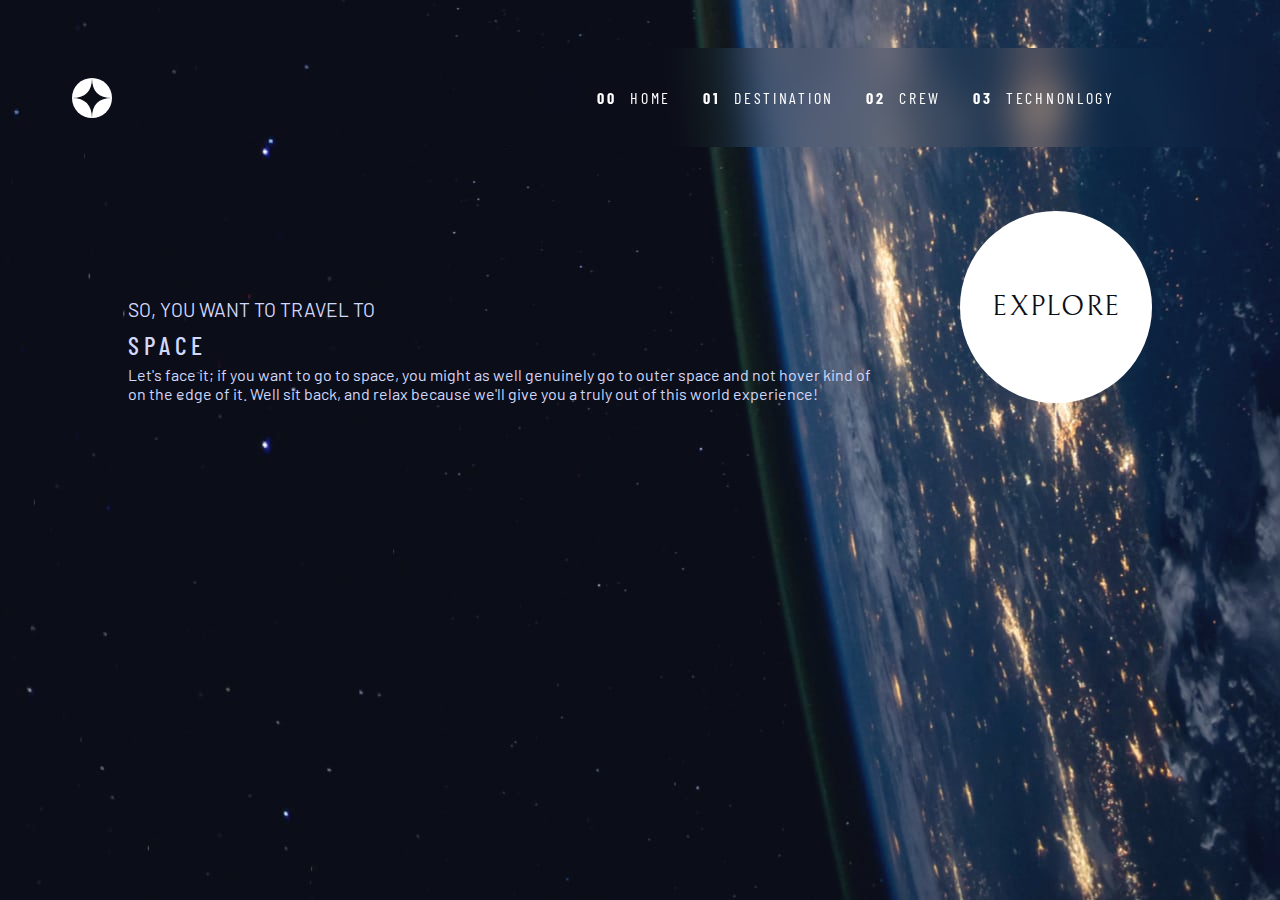
<file: index.html>
<!DOCTYPE html>
<html lang="en">
<head>
    <meta charset="UTF-8">
    <meta name="viewport" content="width=device-width, initial-scale=1.0">
    <title>Space tourism website</title>
    <!-- Favicon -->
     <link rel="shortcut icon" href="./assets/favicon-32x32.png" type="image/x-icon">
    <!-- Stylesheet -->
     <link rel="stylesheet" href="./css/style.css">
     <!-- JavaScript -->
      <script src="./js/script.js" defer></script>
    <!-- Fontawesome Link-->
	<link rel="stylesheet" href="https://cdnjs.cloudflare.com/ajax/libs/font-awesome/6.7.2/css/all.min.css" integrity="sha512-Evv84Mr4kqVGRNSgIGL/F/aIDqQb7xQ2vcrdIwxfjThSH8CSR7PBEakCr51Ck+w+/U6swU2Im1vVX0SVk9ABhg==" crossorigin="anonymous" referrerpolicy="no-referrer" />
</head>
<body>
    <header class="space__header">
        <div class="space__logo">
            <img src="./assets/shared/logo.svg" class="logo__img" alt="Page logo">
            <span></span>
            <button type="button" class="hamburger open__btn" aria-label="Hamburger">
                <i class="fa-solid fa-bars hamburger--i" aria-hidden="true"></i>
            </button>
        </div>

        <nav class="nav__menu flex">
            <button type="button" class="hamburger close__btn flex" aria-label="Hamburger">
                <i class="fa-solid fa-xmark hamburger--i" aria-hidden="true"></i>
            </button>

            <ul class="nav__list">
                <li class="nav__item"><a href="index.html" class="nav__link">
                    <span aria-hidden="true">00</span>
                    Home
                </a></li>
                <li class="nav__item"><a href="#" class="nav__link">
                    <span aria-hidden="true">01</span>
                    Destination
                </a></li>
                <li class="nav__item"><a href="#" class="nav__link">
                    <span aria-hidden="true">02</span>
                    Crew
                </a></li>
                <li class="nav__item"><a href="#" class="nav__link">
                    <span aria-hidden="true">03</span>
                    Technonlogy
                </a></li>
            </ul>
        </nav>
    </header>
    <div class="overlay"></div>
    <main class="space__main">
        <article class="space__texts">
            <p class="space__paragraph">SO, YOU WANT TO TRAVEL TO</p>
            <h1 class="space__heading">SPACE</h1>
            <p class="space__paragraph-2">Let's face it; if you want to go to space, you might as well genuinely go to outer space and not hover kind of on the edge of it. Well sit back, and relax because we'll give you a truly out of this world experience!</p>
        </article>

        <div class="space__large-btn">
            <span class="large__btn">Explore</span>
        </div>
    </main>
</body>
</html>
</file>
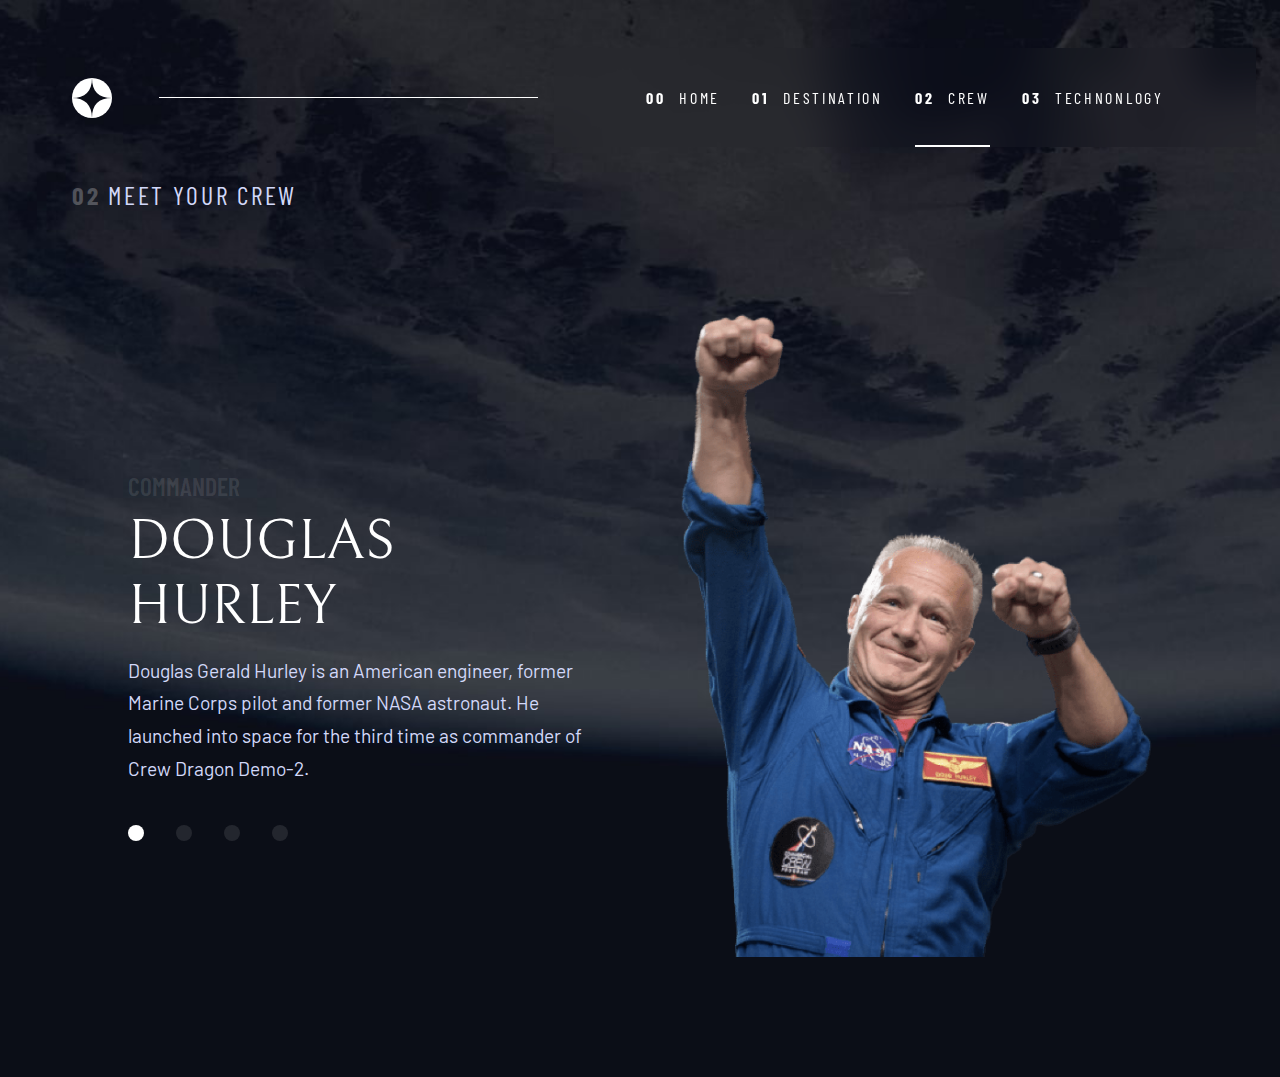
<file: crew.html>
<!DOCTYPE html>
<html lang="en">
<head>
    <meta charset="UTF-8">
    <meta name="viewport" content="width=device-width, initial-scale=1.0">
    <title>Crew</title>
    <!-- Favicon -->
    <link rel="shortcut icon" href="./assets/favicon-32x32.png" type="image/x-icon">
    <!-- Stylesheet -->
    <link rel="stylesheet" href="./css/style.css">
    <link rel="stylesheet" href="./css/crew.css">
    <!-- JavaScript -->
    <script src="./js/script.js" defer></script>
    <!-- Fontawesome Link-->
	<link rel="stylesheet" href="https://cdnjs.cloudflare.com/ajax/libs/font-awesome/6.7.2/css/all.min.css" integrity="sha512-Evv84Mr4kqVGRNSgIGL/F/aIDqQb7xQ2vcrdIwxfjThSH8CSR7PBEakCr51Ck+w+/U6swU2Im1vVX0SVk9ABhg==" crossorigin="anonymous" referrerpolicy="no-referrer" />
</head>
<body>
    <header class="space__header">
        <div class="space__logo flex">
            <img src="./assets/shared/logo.svg" class="logo__img" alt="Page logo">
            <button type="button" class="hamburger open__btn" aria-label="Hamburger">
                <img src="./assets/shared/icon-hamburger.svg" aria-hidden="true" alt="">
            </button>
        </div>
        
        <span class="space__line"></span>
        
        <nav class="nav__menu">
            <button type="button" class="hamburger close__btn flex" aria-label="Hamburger">
                <img src="./assets/shared/icon-close.svg" aria-hidden="true" alt="">
            </button>

            <ul class="nav__list">
                <li class="nav__item"><a href="index.html" class="nav__link">
                    <span aria-hidden="true">00</span>
                    Home
                </a></li>
                <li class="nav__item"><a href="destination.html" class="nav__link">
                    <span aria-hidden="true">01</span>
                    Destination
                </a></li>
                <li class="nav__item"><a href="crew.html" class="nav__link active">
                    <span aria-hidden="true">02</span>
                    Crew
                </a></li>
                <li class="nav__item"><a href="#" class="nav__link">
                    <span aria-hidden="true">03</span>
                    Technonlogy
                </a></li>
            </ul>
        </nav>
    </header>

    <div class="overlay"></div>
    <main class="main__crew">
        <h1 class="title">
            <span>02</span>
            Meet your crew
        </h1>

        <div class="crew">
            <div class="crew__image">
                <img src="./assets/crew/image-douglas-hurley.png" class="crew__img" alt="">
            </div>

            <div class="crew__tab--container">
                <div class="crew__tabs" role="tablist" aria-label="crew button list">
                    <button type="button" aria-selected="true" role="tab" class="crew__tab" data-image="commander-image"><span class="sr-only">The commander</span></button>
                    <button type="button" aria-selected="false" role="tab" class="crew__tab" data-image="mission-image"><span class="sr-only">The mission specialist</span></button>
                    <button type="button" aria-selected="false" role="tab" class="crew__tab" data-image="pilot-image"><span class="sr-only">The pilot</span></button>
                    <button type="button" aria-selected="false" role="tab" class="crew__tab" data-image="engineer-image"><span class="sr-only">The Crew Engineer</span></button>
                </div>

                <div class="crew__tab--texts">
                    <h2 class="tab__subheading">Commander</h2>
                    <h3 class="tab__heading">Douglas Hurley</h3>
                    <p class="tab__description">
                        Douglas Gerald Hurley is an American engineer, former Marine Corps pilot and former 
                        NASA astronaut. He launched into space for the third time as commander of Crew Dragon Demo-2.
                    </p>
                </div>
            </div>
        </div>
    </main>
</body>
</html>
</file>
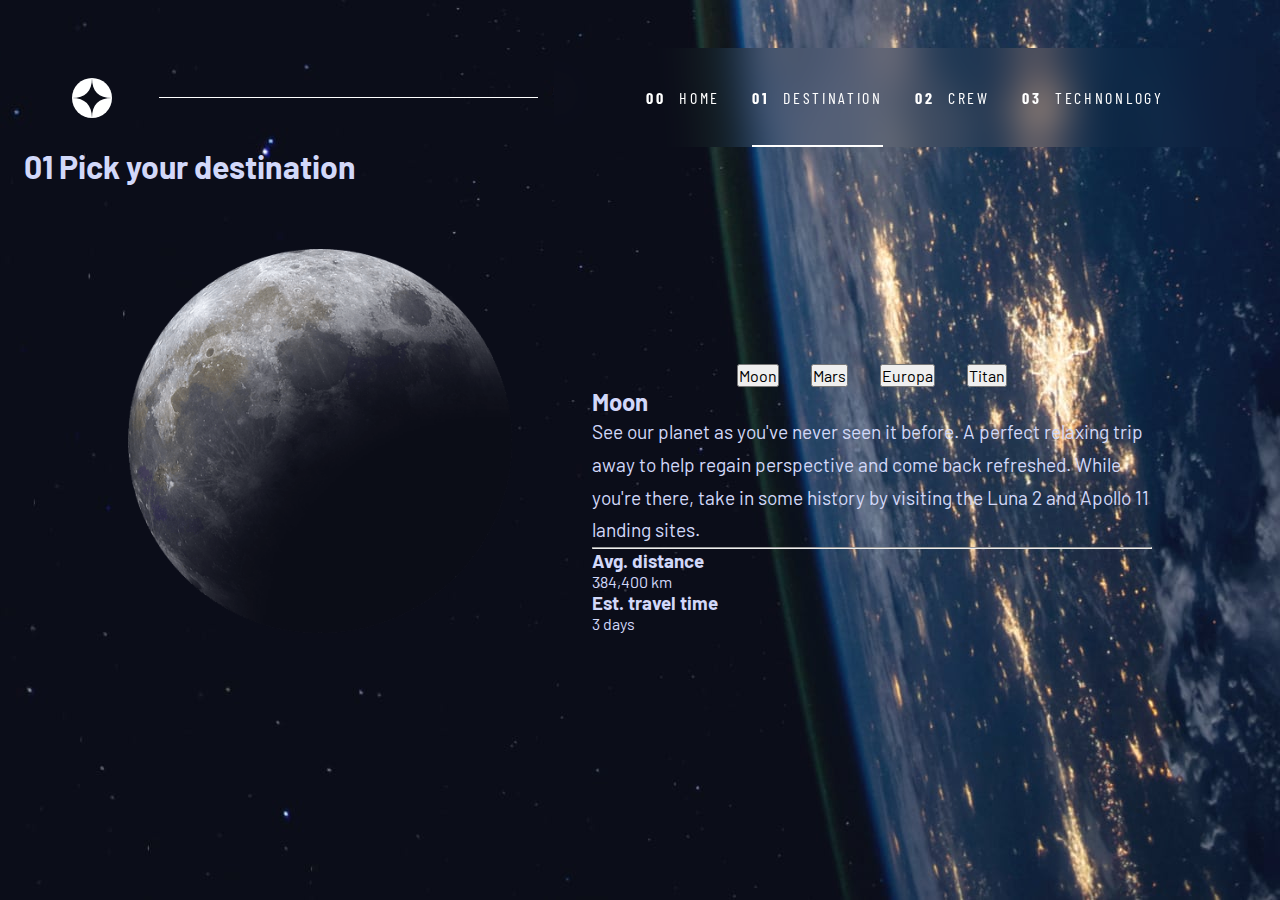
<file: destination.html>
<!DOCTYPE html>
<html lang="en">
<head>
    <meta charset="UTF-8">
    <meta name="viewport" content="width=device-width, initial-scale=1.0">
    <title>Destination Page</title>
    <!-- Favicon -->
     <link rel="shortcut icon" href="./assets/favicon-32x32.png" type="image/x-icon">
    <!-- Stylesheet -->
     <link rel="stylesheet" href="./css/style.css">
     <!-- JavaScript -->
      <script src="./js/script.js" defer></script>
    <!-- Fontawesome Link-->
	<link rel="stylesheet" href="https://cdnjs.cloudflare.com/ajax/libs/font-awesome/6.7.2/css/all.min.css" integrity="sha512-Evv84Mr4kqVGRNSgIGL/F/aIDqQb7xQ2vcrdIwxfjThSH8CSR7PBEakCr51Ck+w+/U6swU2Im1vVX0SVk9ABhg==" crossorigin="anonymous" referrerpolicy="no-referrer" />
</head>
<body>
    <header class="space__header">
        <div class="space__logo flex">
            <img src="./assets/shared/logo.svg" class="logo__img" alt="Page logo">
            <button type="button" class="hamburger open__btn" aria-label="Hamburger">
                <img src="./assets/shared/icon-hamburger.svg" aria-hidden="true" alt="">
            </button>
        </div>
        
        <span class="space__line"></span>
        
        <nav class="nav__menu">
            <button type="button" class="hamburger close__btn flex" aria-label="Hamburger">
                <img src="./assets/shared/icon-close.svg" aria-hidden="true" alt="">
            </button>

            <ul class="nav__list">
                <li class="nav__item"><a href="index.html" class="nav__link">
                    <span aria-hidden="true">00</span>
                    Home
                </a></li>
                <li class="nav__item"><a href="destination.html" class="nav__link active">
                    <span aria-hidden="true">01</span>
                    Destination
                </a></li>
                <li class="nav__item"><a href="#" class="nav__link">
                    <span aria-hidden="true">02</span>
                    Crew
                </a></li>
                <li class="nav__item"><a href="#" class="nav__link">
                    <span aria-hidden="true">03</span>
                    Technonlogy
                </a></li>
            </ul>
        </nav>
    </header>
    
    <div class="overlay"></div>

    <main>
        <h1 class="destination__title">
            <span>01</span>
            Pick your destination
        </h1>

        <div class="destination__tab">
            <div class="destination__image">
                <img src="./assets/destination/image-moon.png" class="destination__img" alt="">
            </div>

            <div class="destination__tab--container">
                <div class="tabs" role="tablist" aria-label="destination button list">
                    <button type="button" aria-selected="true" role="tab" class="tab">Moon</button>
                    <button type="button" aria-selected="false" role="tab" class="tab">Mars</button>
                    <button type="button" aria-selected="false" role="tab" class="tab">Europa</button>
                    <button type="button" aria-selected="false" role="tab" class="tab">Titan</button>
                </div>

                <div class="destination__tab--texts">
                    <h2 class="tab__header">Moon</h2>
                    <p class="tab__para">
                        See our planet as you've never seen it before. A perfect relaxing trip away to help regain perspective 
                        and come back refreshed. While you're there, take in some history by visiting the Luna 2 and Apollo 11 
                        landing sites.
                    </p>

                    <hr>
                    <div class="destination__meta">
                        <div class="destination__distance">
                            <h3 class="destination__distance--header">Avg. distance</h3>
                            <p class="distance__text destination-distance--p">384,400 km</p>
                        </div>

                        <div class="destination__distance">
                            <h3 class="destination__distance--header">Est. travel time</h3>
                            <p class="destination__text destination-distance--p">3 days</p>
                        </div>
                    </div>
                </div>
            </div>
        </div>
    </main>
</body>
</html>
</file>
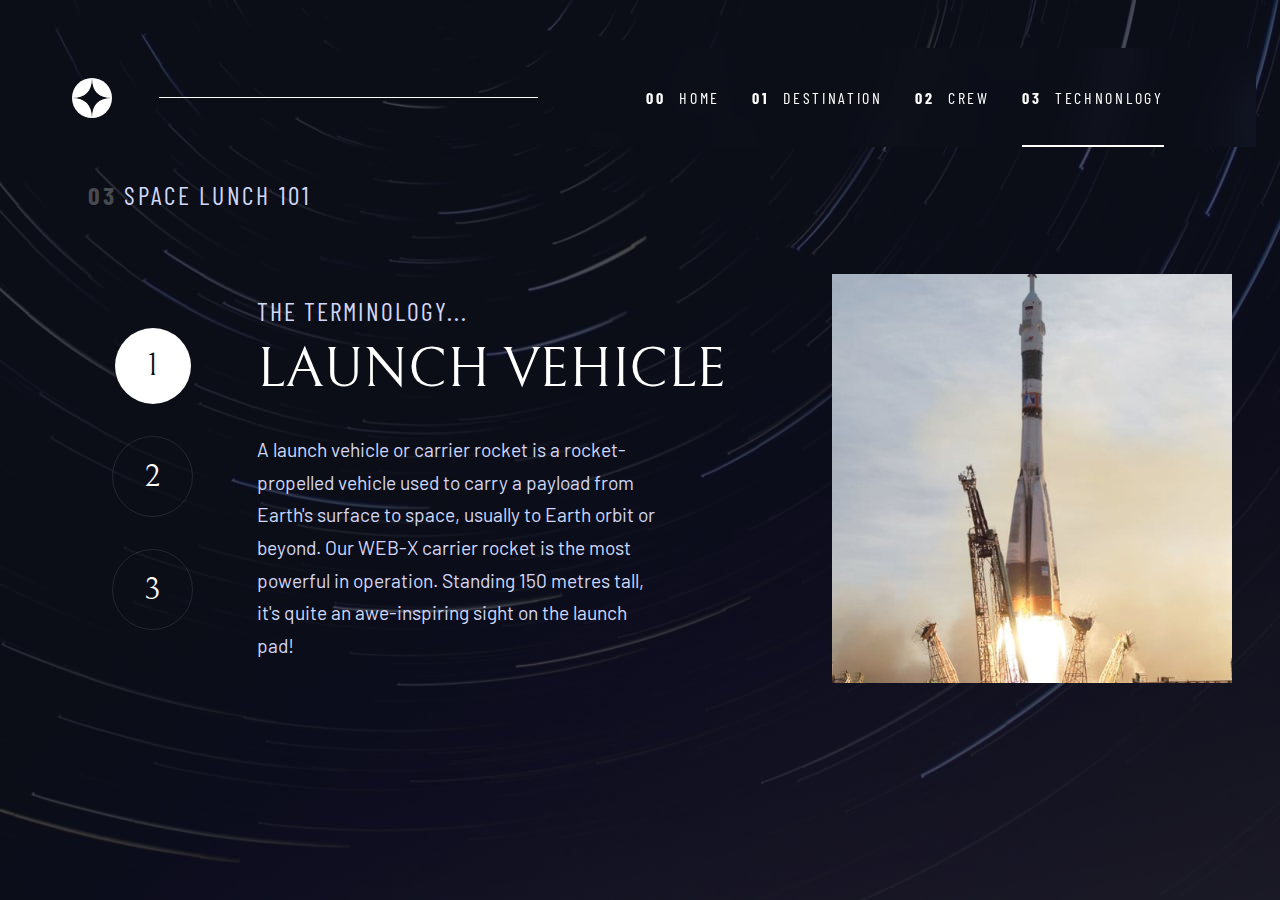
<file: technology.html>
<!DOCTYPE html>
<html lang="en">
<head>
    <meta charset="UTF-8">
    <meta name="viewport" content="width=device-width, initial-scale=1.0">
    <title>Technology Page</title>
    <!-- Favicon -->
    <link rel="shortcut icon" href="./assets/favicon-32x32.png" type="image/x-icon">
    <!-- Stylesheet -->
    <link rel="stylesheet" href="./css/style.css">
    <link rel="stylesheet" href="./css/technology.css">
    <!-- JavaScript -->
    <script src="./js/script.js" defer></script>
    <!-- Fontawesome Link-->
	<link rel="stylesheet" href="https://cdnjs.cloudflare.com/ajax/libs/font-awesome/6.7.2/css/all.min.css" integrity="sha512-Evv84Mr4kqVGRNSgIGL/F/aIDqQb7xQ2vcrdIwxfjThSH8CSR7PBEakCr51Ck+w+/U6swU2Im1vVX0SVk9ABhg==" crossorigin="anonymous" referrerpolicy="no-referrer" />
</head>
<body>
    <header class="space__header">
        <div class="space__logo flex">
            <img src="./assets/shared/logo.svg" class="logo__img" alt="Page logo">
            <button type="button" class="hamburger open__btn" aria-label="Hamburger">
                <img src="./assets/shared/icon-hamburger.svg" aria-hidden="true" alt="">
            </button>
        </div>
        
        <span class="space__line"></span>
        
        <nav class="nav__menu">
            <button type="button" class="hamburger close__btn flex" aria-label="Hamburger">
                <img src="./assets/shared/icon-close.svg" aria-hidden="true" alt="">
            </button>

            <ul class="nav__list" aria-label="Primary">
                <li class="nav__item"><a href="index.html" class="nav__link">
                    <span aria-hidden="true">00</span>
                    Home
                </a></li>
                <li class="nav__item"><a href="destination.html" class="nav__link">
                    <span aria-hidden="true">01</span>
                    Destination
                </a></li>
                <li class="nav__item"><a href="crew.html" class="nav__link">
                    <span aria-hidden="true">02</span>
                    Crew
                </a></li>
                <li class="nav__item"><a href="technology.html" class="nav__link active">
                    <span aria-hidden="true">03</span>
                    Technonlogy
                </a></li>
            </ul>
        </nav>
    </header>

    <main class="tech__main">
        <h1 class="title">
            <span>03</span>
            Space lunch 101
        </h1>

        <div class="tech__container">
            <div class="tech__image">
                <picture class="tech__choices">
                    <source srcset="./assets/technology/image-launch-vehicle-portrait.jpg" media="(min-width:63.8rem)">
                    <img src="./assets/technology/image-launch-vehicle-landscape.jpg" class="tech__img" alt="technology image">
                </picture>
            </div>

            <div class="tech__container-content">
                <div class="tech__tabs" role="tablist" aria-label="tech button list">
                    <button type="button" aria-selected="true" role="tab" class="tech__tab" data-image="commander-image">1</button>
                    <button type="button" aria-selected="false" role="tab" class="tech__tab" data-image="mission-image">2</button>
                    <button type="button" aria-selected="false" role="tab" class="tech__tab" data-image="pilot-image">3</button>
                </div>
                
                <div class="tech__texts">
                    <h2 class="tech__subheading">The terminology...</h2>
                    <h3 class="tech__heading">Launch vehicle</h3>
                    <p class="tech__description">
                        A launch vehicle or carrier rocket is a rocket-propelled vehicle used to carry a payload from Earth's surface
                        to space, usually to Earth orbit or beyond. Our WEB-X carrier rocket is the most powerful in operation. Standing 
                        150 metres tall, it's quite an awe-inspiring sight on the launch pad!
                    </p>
                </div>
            </div>
        </div>
    </main>
</body>
</html>
</file>
<file: css/style.css>
@import url('https://fonts.googleapis.com/css2?family=Barlow+Condensed:ital,wght@0,100;0,200;0,300;0,400;0,500;0,600;0,700;0,800;0,900;1,100;1,200;1,300;1,400;1,500;1,600;1,700;1,800;1,900&family=Barlow:ital,wght@0,100;0,200;0,300;0,400;0,500;0,600;0,700;0,800;0,900;1,100;1,200;1,300;1,400;1,500;1,600;1,700;1,800;1,900&family=Bellefair&display=swap');

*{
    padding: 0;
    margin: 0;
    box-sizing: border-box;
}

:root{
    /* colors */
    --dark: hsl(230 35% 7%);
    --light: hsl(231 77% 90%);
    --white: hsl(0 0% 100%);
    --white-10: hsl(0 0% 100% / 0.1);
    --mobile-nav: hsl(0 0 100% 4%);
    --title-color: hsl(0 0% 100% / .25);
;

    /* font-sizes */
    --fs-900: 9.375rem;
    --fs-800: 6.25rem;
    --fs-700: 3.5rem;
    --fs-600: 2rem;
    --fs-500: 1.75rem;
    --fs-400: 1.125rem;
    --fs-300: 1rem;
    --fs-200: 0.875rem;
    
    /* font-families */
    --belle: "Bellefair", serif;
    --condensed: "Barlow Condensed", sans-serif;
    --barlow: "Barlow", sans-serif;
}

img,
picture {
    display: block;
    max-width: 100%;
}

button {
    font: inherit;
}

@media (prefers-reduced-motion: reduce) {  
  *,
  *::before,
  *::after {
    animation-duration: 0.01ms;
    animation-iteration-count: 1;
    transition-duration: 0.01ms;
    scroll-behavior: auto;
  }
}

.flex{
    display: flex;
}

body{
    position: relative;
    padding: 1rem 1.5rem;
    font-family: var(--barlow);
    font-weight: 400;
    color: var(--light);
    width: 100%;
    min-height: 100vh;
    background: url(../assets/home/background-home-mobile.jpg);
    background-repeat: no-repeat;
    background-position: center;
    background-size: cover;
    text-align: center;
}

/* Navigation section */

.nav__menu{
    position: fixed;
    top: 0;
    right: -18rem;
    width: 18rem;
    height: 100%;
    padding: 2rem;
    background-color: var(--mobile-nav);
    backdrop-filter: blur(1.25rem);
    -webkit-backdrop-filter: blur(1.25rem);
    display: flex;
    flex-direction: column;
    gap: 3rem;
    z-index: 10;
    transition: right 0.5s ease-in-out;
}

.nav__menu.active{
    right: 0;
}

.nav__list{
    display: inline-block;
    list-style-type: none;
    text-align: start;
}

.nav__list a > span {
    font-weight: 700;
    margin-inline-end: 0.5rem;
}

.nav__item{
    margin-block-end: 3rem;
}

.nav__link{
    padding-block: 1rem;
    color: var(--white);
    text-decoration: none;
    letter-spacing: 2.7px;
    text-transform: uppercase;
    font-family: var(--condensed);
    width: 100%;
    position: relative;
}

.nav__link::after{
    content: "";
    position: absolute;
    left: 0;
    bottom: 0;
    width: 0%;
    height: 2px;
    background-color: var(--white);
    transition: width 0.3s ease;
}

.nav__link.active::after,
.nav__link:hover::after{
    width: 100%;
}

.nav__link:hover::after{
    background-color: var(--light);
}

/* Menu icons */
.hamburger{
    background-color: transparent;
    border: none;
    outline: none;
}

.open__btn{
    display: block;
}

.close__btn {
    justify-content: flex-end;
}

/* visible header */
.logo__img{
    width: 2.5rem;
}
.space__logo{
    justify-content: space-between;
    align-items: center;
}

.space__line{
    display: none;
}

/* main text */
.space__texts{
    margin-block-start: 2rem;
}

.space__heading {
    display: block;
    font-size: clamp(1rem, 2vw, 1.75rem);
    font-weight: 500;
    font-family: var(--condensed);
    letter-spacing: 4.5px;
    text-transform: uppercase;
    line-height: 1.5;
}

.space__span{
    font-size: clamp(6rem, 8vw + 1rem, 9.375rem); 
    font-family: var(--belle);
    letter-spacing: 2.7px;
    color: var(--white);
}

.space__paragraph,
.tab__description,
.tech__description,
.tab__para{
    font-size: clamp(1.2rem, 2vw, 1.125rem);
    line-height: 1.7;
    width: 100%;
    max-width: 35rem;
    margin-inline: auto;
}

.space__heading span {
  display: block;
}

.large__btn {
    position: relative;
    font-family: var(--belle);
    font-size: var(--fs-500);
    display: inline-grid;
    place-items: center;
    padding: 0 2rem;
    border-radius: 50%;
    aspect-ratio: 1;
    text-decoration: none;
    z-index: 1;
    background-color: var(--white);
    color: var(--dark);
    text-transform: uppercase;
    letter-spacing: 1.25px;
}

.large__btn::after{
    content: "";
    position: absolute;
    z-index: -1;
    width: 100%;
    height: 100%;
    background-color: var(--white-10);
    border-radius: 50%;
    opacity: 0;
    transition: opacity 0.5s linear, transform 0.75s ease-in-out;
}

.large__btn:hover::after,
.large__btn:focus::after {
    opacity: 1;
    transform: scale(1.5);
}

.space__main,
.destination__tab,
.crew {
    display: grid;
    grid-template-columns: 1fr;
    gap: 5rem;
}

/* Number Heading on pages */
.title {
    font-family: var(--condensed);
    font-size: clamp(1rem, 2vw, 1.75rem);
    text-transform: uppercase;
    font-weight: 400;
    letter-spacing: 2.7px;
    color: var(--light);
}

.title span{
    color: var(--title-color);
    font-weight: 700;
}

/* control buttons */
.crew__tabs,
.tech__tabs,
.tabs{
    display: flex;
    justify-content: center;
    align-items: center;
    gap: 2rem;
}

.crew__tab[aria-selected="false"]{
    background-color: var(--white-10);
}

.crew__tab[aria-selected="true"],
.tech__tab[aria-selected="true"] {
  background-color: var(--white);
  color: var(--dark);
}

/* texts */
.tab__subheading,
.tab__heading,
.tech__subheading,
.tech__heading {
    text-transform: uppercase;
    font-family: var(--belle);
}

.tab__subheading {
    font-family: var(--condensed);
    font-size: clamp(1.3rem, 2vw, 2rem);
    color: var(--white-10);
    font-weight: 600;
}

.tab__heading,
.tech__heading{
    font-size: clamp(1.5rem, 5vw, 3.5rem);
    color: var(--white);
    font-weight: 500;
    margin-block-start: 0.5rem;
    margin-block-end: 1rem;
}

/* slide animation */
.fade-in{
    opacity: 0;
    transform: translateY(10px);
    animation: fade 0.6s forwards;
}

@keyframes fade {
    to {
        opacity: 1;
        transform: translateY(0);
    }
}
/* main mobile margin */
.tech__main,
.main__crew,
.destination__main{
    margin-block: 2rem;
}

.sr-only{
    position: absolute;
    width: 1px;
    height: 1px;
    padding: 0;
    margin: -1px;
    overflow: hidden;
    white-space: nowrap;
    border: 0;
    clip: rect(0, 0, 0, 0);
}

/* Keyframes */
@keyframes slideIn {
    to {
        transform: translateX(0);
        opacity: 1;
    }
}

@keyframes slideRight {
    to {
        transform: translateX(0);
        opacity: 1;
    }
}


/* Break points for 700px */
@media (min-width: 43.55rem){
    body {
        background: url(../assets/home/background-home-tablet.jpg);
        background-repeat: no-repeat;
        background-position: center;
        background-size: cover;
    }

    .open__btn,
    .close__btn{
        display: none;
    }

    .nav__menu{
        position: relative;
        right: 0;
        width: 35rem;
        height: auto;
        padding: 0;
        transition: none;
    }

    .nav__list{
        display: flex;
        align-items: center;
        justify-content: center;
        gap: 2rem;
        padding-block: 2.5rem;
    }

    .nav__item{
        margin-block-end: 0;
    }

    .nav__link{
        padding-block: 2.5rem;
    }

    .space__header{
        display: flex;
        justify-content: space-between;
        align-items: center;
        gap: 1rem;
        margin-block-start: 2rem;
    }

    .crew,
    .space__main,
    .destination__main{
        padding-block: 5rem;
    }

    .logo__img{
        margin-inline: 2rem 0;
    }

    .fade-in{
    opacity: 0;
    transform: translateX(-10px);
    animation: fade 0.6s forwards;
}

@keyframes fade {
    to {
        opacity: 1;
        transform: translateX(0);
    }
}
}

/* Break points for 1024px */
@media (min-width: 63.8rem){
    body {
        background: url(../assets/home/background-home-desktop.jpg);
        background-repeat: no-repeat;
        background-position: center;
        background-size: cover;
        text-align: start;
    }

    .nav__menu{
        width: 50rem;
    }

    .crew,
    .space__main,
    .tech__container,
    .destination__tab {
        grid-template-columns: 1fr auto;
        align-items: flex-end;
        width: 100%;
        max-width: 70rem;
        margin-inline: auto;
        margin-block: 4rem;
        padding: 0 3rem;
    }

    .space__line {
        content: "";
        display: block;
        position: relative;
        width: 35%;
        height: 1px;
        background-color: var(--white);
        z-index: -1;
    }

    .space__large-btn{
        display: flex;
        justify-content: flex-end;
    } 

    .space__paragraph{
        margin-inline: 0;
    }

    .logo__img{
        margin-inline: 3rem;
    }
}
</file>
<file: css/crew.css>
body{
    background: url(../assets/crew/background-crew-mobile.jpg);
    background-repeat: no-repeat;
    background-size: cover;
    background-position: center;
} 

.crew__tab{
    border: none;
    outline: none;
    width: 1rem;
    height: 1rem;
    border-radius: 50%;
}

.crew__image{
    position: relative;
    margin-block: 2.5rem;
}

.crew__img{
    width: 17rem;
    margin-inline: auto;
}

.crew__image::after{
    content: "";
    position: absolute;
    bottom: 0;
    left: 0;
    width: 100%;
    height: 3px;
    background-color: var(--white-10);
    z-index: 1;
}

.crew__tab--texts{
    padding-block: 2.5rem;
}

@media (min-width: 43.55rem){
    body{
        background: url(../assets/crew/background-crew-tablet.jpg);
        background-repeat: no-repeat;
        background-size: cover;
        background-position: center;
    }

    .crew {
        display: grid;
        grid-template-columns: 1fr 1fr;
        place-items: center;
        gap: 2rem;
    }

    .crew__img{
        width: auto;
        object-fit: cover;
        object-position: center;
    }

    .crew__image{
        order: 2;
    }

    .crew__tab--container{
        display: flex;
        flex-direction: column-reverse;
    }

    .crew__image::after{
        display: none;
    }

    .crew__tabs{
        justify-content: flex-start;
    }

    .title{
        margin-inline-start: 3rem;
    }

    .tab__description{
        margin-inline: 0;
    }
}

@media (min-width: 56.05rem){
    body{
        background: url(../assets/crew/background-crew-desktop.jpg);
        background-repeat: no-repeat;
        background-size: cover;
        background-position: center;
    }
    
    .crew{
        gap: 5rem;
    }
}
</file>
<file: css/technology.css>
body{
    background: url(../assets/technology/background-technology-mobile.jpg);
    background-repeat: no-repeat;
    background-size: cover;
    background-position: center;
}

.tech__tab{
    display: inline-grid;
    place-items: center;
    outline: none;
    background-color: transparent;
    border: 1px solid var(--white-10);
    border-radius: 50%;
    aspect-ratio: 1;
    padding: 0 1rem;
    color: var(--white);
    font-family: var(--belle);
}

.tech__img{
    margin-block: 4rem;
    margin-inline: auto;
}

.tech__texts {
    margin-block: 4rem;
}

.tech__subheading{
    font-family: var(--condensed);
    font-size: clamp(0.875rem, 2vw, 2rem);
    font-weight: 400;
    color: var(--light);
    letter-spacing: 2px;
}

.tech__heading{
    margin-block-start: 0.7rem;
}

.tech__description{
    margin-block-start: 2rem;
    max-width: 50rem;
}

@media (min-width: 43.55rem){
    body{
        background: url(../assets/technology/background-technology-tablet.jpg);
        background-size: cover;
        background-position: center;
        background-repeat: no-repeat;
    }

    .tech__tab{
        padding: 0 2rem;
        font-size: 2rem;
    }

    .tech__container{
        display: grid;
        align-items: center;
        gap: 2rem;
    }

    .tech__main{
        margin-inline-start: 4rem;
    }
}

@media (min-width: 63.8rem){
    body{
        background: url(../assets/technology/background-technology-desktop.jpg);
        background-size: cover;
        background-position: center;
        background-repeat: no-repeat;
    }

    .tech__img{
        width: 25rem;
        margin-block: 0;
    }

    .tech__container{
        gap: 4rem;
        padding-inline: 0;
    }

    .tech__container-content{
        display: flex;
        gap: 4rem;
        justify-content: start;
        order: 1;
    }

    .tech__image{
        order: 2;
    }

    .tech__tabs{
        flex-direction: column;
    }

    .tech__description{
        margin-inline: 0;
        max-width: 25rem;
    }

    .tech__texts{
        margin-block: 0;
    }
}
</file>
